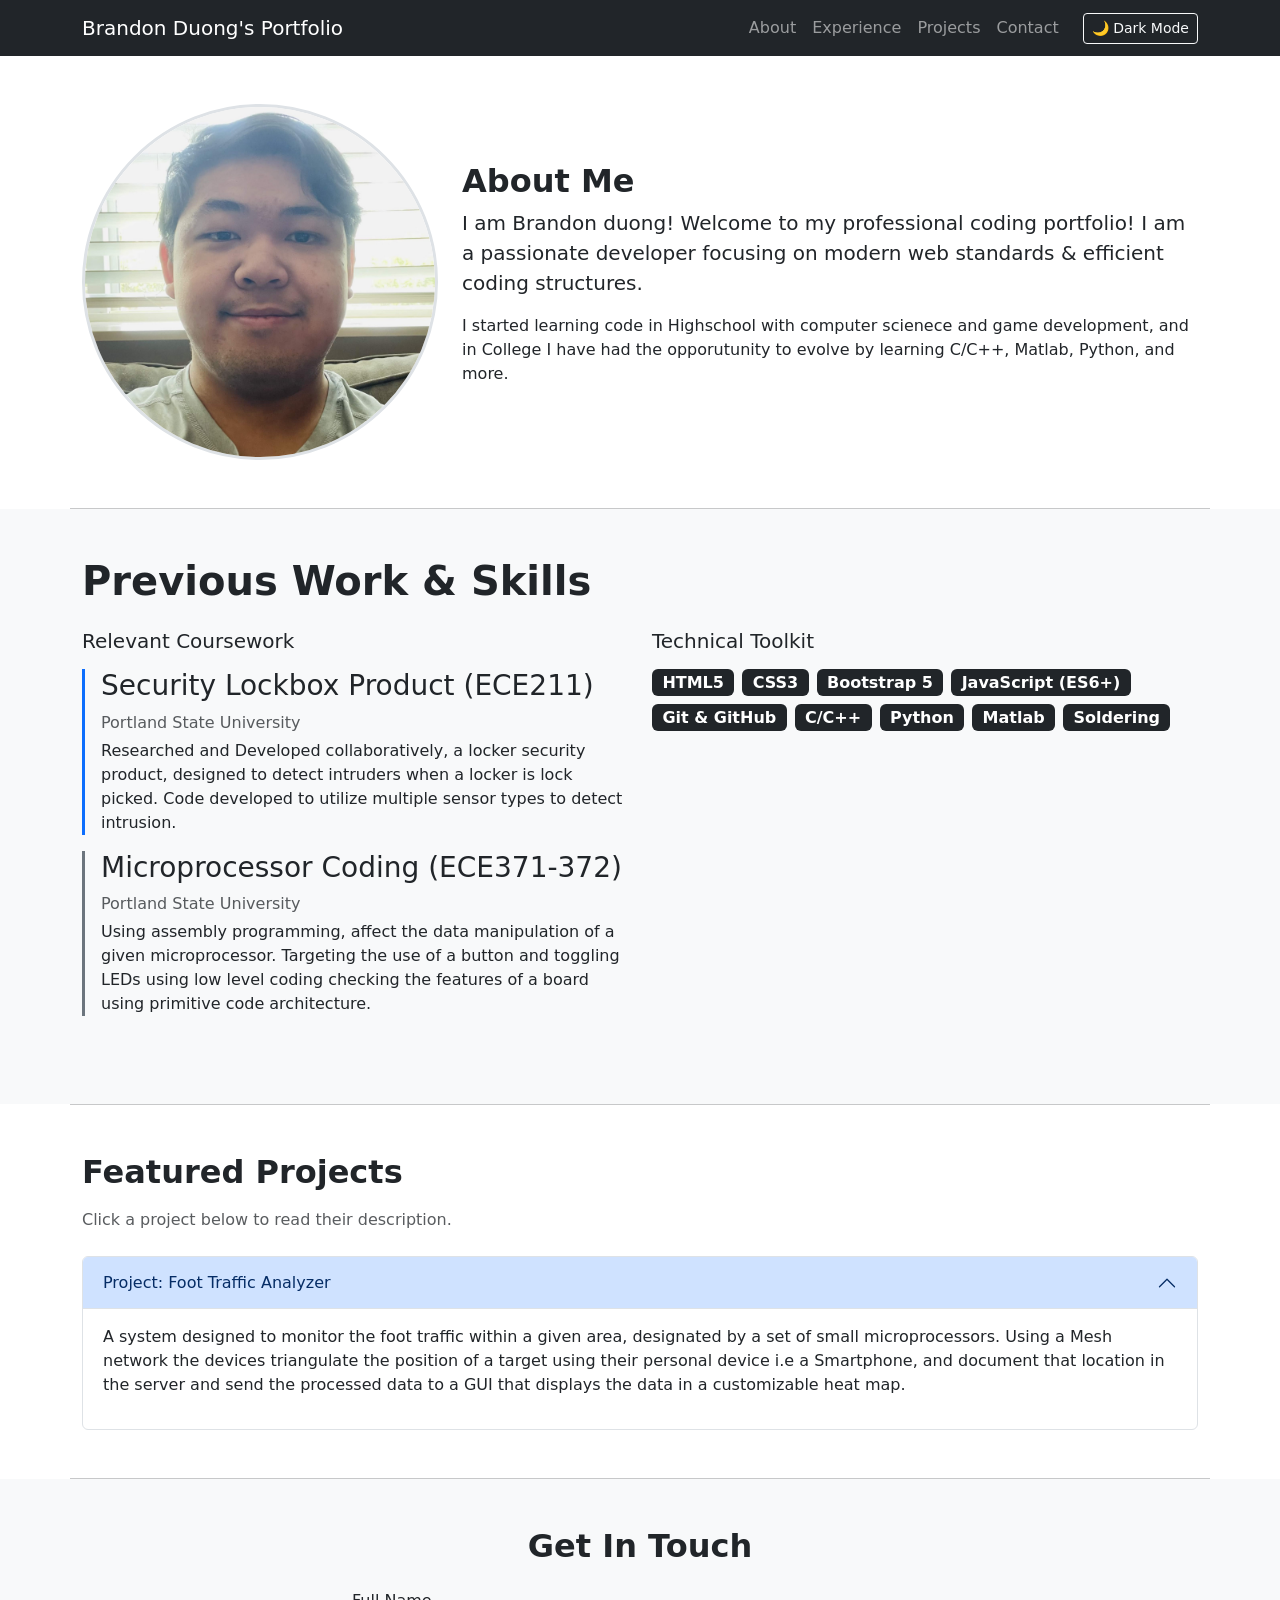
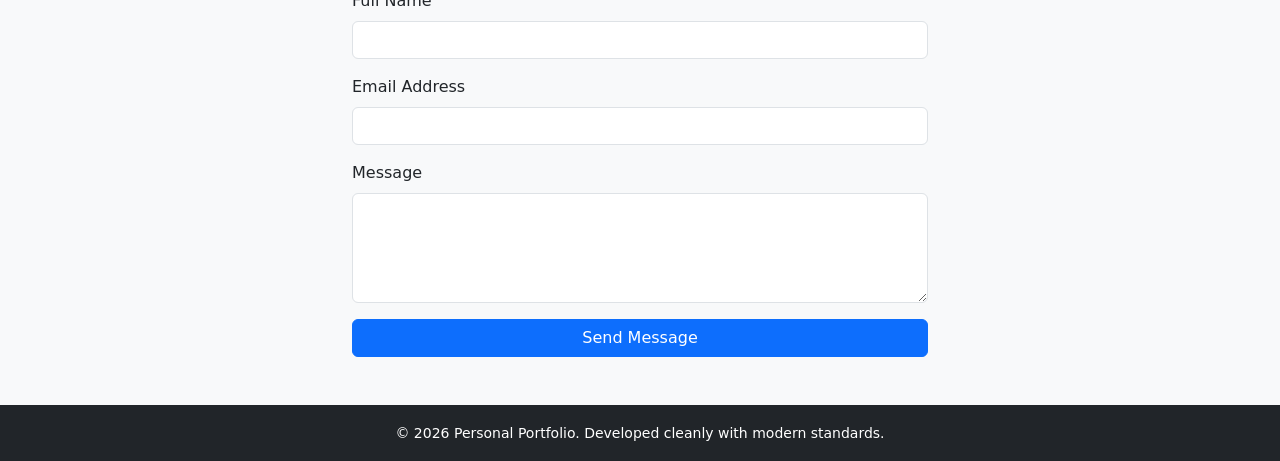
<file: index.html>
<!doctype html>
<html lang="en">
  <head>
    <meta charset="UTF-8" />
    <meta name="viewport" content="width=device-width, initial-scale=1.0" />
    <title>Professional Portfolio</title>
    <link
      href="https://cdn.jsdelivr.net/npm/bootstrap@5.3.3/dist/css/bootstrap.min.css"
      rel="stylesheet"
    />
    <link rel="stylesheet" type="text/css" href="style.css" />
    <link
      rel="stylesheet"
      href="https://cdnjs.cloudflare.com/ajax/libs/bootstrap/5.0.2/js/bootstrap.min.js"
    />
  </head>
  <body>
    <!--Custom Cursor for website-->
    <div class="inner-cursor"></div>
    <div class="outer-cursor"></div>
    <!--Navigation Bar start-->
    <nav class="navbar navbar-expand-lg navbar-dark bg-dark sticky-top">
      <div class="container">
        <a class="navbar-brand" href="#">Brandon Duong's Portfolio</a>
        <button
          class="navbar-toggler"
          type="button"
          data-bs-toggle="collapse"
          data-bs-target="#navbarNav"
          title="mobileNavToggle"
        >
          <!--Navigation toggle icon for mobile-->
          <span class="navbar-toggler-icon"></span>
        </button>
        <div class="collapse navbar-collapse" id="navbarNav">
          <ul class="navbar-nav ms-auto align-items-center">
            <li class="nav-item">
              <a class="nav-link hover-transition" href="#about">About</a>
            </li>
            <li class="nav-item">
              <a class="nav-link hover-transition" href="#experience"
                >Experience</a
              >
            </li>
            <li class="nav-item">
              <a class="nav-link hover-transition" href="#projects">Projects</a>
            </li>
            <li class="nav-item">
              <a class="nav-link hover-transition" href="#contact">Contact</a>
            </li>
            <li class="nav-item ms-lg-3">
              <button
                id="theme-toggle"
                class="btn btn-outline-light btn-sm"
                aria-label="Toggle Dark Mode"
              >
                🌙 Dark Mode
              </button>
            </li>
          </ul>
        </div>
      </div>
    </nav>

    <section id="about" class="py-5">
      <div class="container">
        <div class="row align-items-center">
          <div class="col-md-4 text-center mb-4 mb-md-0">
            <img
              src="./photoProfessional.jpg"
              alt="Professional Profile Photo"
              class="rounded-circle img-fluid border border-3"
            />
          </div>
          <div class="col-md-8">
            <h2 class="fw-bold">About Me</h2>
            <p class="lead">
              I am Brandon duong! Welcome to my professional coding portfolio! I
              am a passionate developer focusing on modern web standards &
              efficient coding structures.
            </p>
            <p>
              I started learning code in Highschool with computer scienece and
              game development, and in College I have had the opporutunity to
              evolve by learning C/C++, Matlab, Python, and more.
            </p>
          </div>
        </div>
      </div>
    </section>

    <hr class="container my-0" />

    <section id="experience" class="py-5 bg-light-section">
      <div class="container">
        <h1 class="fw-bold mb-4">Previous Work & Skills</h1>
        <div class="row">
          <div class="col-md-6 mb-4">
            <h2 class="h5 text-dark">Relevant Coursework</h2>
            <div class="border-start border-3 border-primary ps-3 my-3">
              <h3>Security Lockbox Product (ECE211)</h3>
              <p class="text-muted mb-1">Portland State University</p>
              <p>
                Researched and Developed collaboratively, a locker security
                product, designed to detect intruders when a locker is lock
                picked. Code developed to utilize multiple sensor types to
                detect intrusion.
              </p>
            </div>
            <div class="border-start border-3 border-secondary ps-3 my-3">
              <h3>Microprocessor Coding (ECE371-372)</h3>
              <p class="text-muted mb-1">Portland State University</p>
              <p>
                Using assembly programming, affect the data manipulation of a
                given microprocessor. Targeting the use of a button and toggling
                LEDs using low level coding checking the features of a board
                using primitive code architecture.
              </p>
            </div>
          </div>
          <div class="col-md-6">
            <h3 class="h5 text-dark mb-3">Technical Toolkit</h3>
            <div class="d-flex flex-wrap gap-2">
              <span class="badge bg-dark fs-6">HTML5</span>
              <span class="badge bg-dark fs-6">CSS3</span>
              <span class="badge bg-dark fs-6">Bootstrap 5</span>
              <span class="badge bg-dark fs-6">JavaScript (ES6+)</span>
              <span class="badge bg-dark fs-6">Git & GitHub</span>
              <span class="badge bg-dark fs-6">C/C++</span>
              <span class="badge bg-dark fs-6">Python</span>
              <span class="badge bg-dark fs-6">Matlab</span>
              <span class="badge bg-dark fs-6">Soldering</span>
            </div>
          </div>
        </div>
      </div>
    </section>

    <hr class="container my-0" />

    <section id="projects" class="py-5">
      <div class="container">
        <h2 class="fw-bold mb-3">Featured Projects</h2>
        <p class="text-muted mb-4">
          Click a project below to read their description.
        </p>

        <div class="accordion" id="projectAccordion">
          <div class="accordion-item">
            <h2 class="accordion-header" id="headingOne">
              <button
                class="accordion-button"
                type="button"
                data-bs-toggle="collapse"
                data-bs-target="#collapseOne"
                aria-expanded="true"
                aria-controls="collapseOne"
              >
                Project: Foot Traffic Analyzer
              </button>
            </h2>
            <div
              id="collapseOne"
              class="accordion-collapse collapse show"
              aria-labelledby="headingOne"
              data-bs-parent="#projectAccordion"
            >
              <div class="accordion-body">
                <p>
                  A system designed to monitor the foot traffic within a given
                  area, designated by a set of small microprocessors. Using a
                  Mesh network the devices triangulate the position of a target
                  using their personal device i.e a Smartphone, and document
                  that location in the server and send the processed data to a
                  GUI that displays the data in a customizable heat map.
                </p>
              </div>
            </div>
          </div>
        </div>
      </div>
    </section>

    <hr class="container my-0" />

    <section id="contact" class="py-5 bg-light-section">
      <div class="container" style="max-width: 600px">
        <h2 class="fw-bold text-center mb-4">Get In Touch</h2>
        <form id="contactForm" novalidate>
          <div class="mb-3">
            <label for="name" class="form-label">Full Name</label>
            <input
              type="text"
              class="form-control"
              id="name"
              required
              minlength="3"
            />
            <div class="invalid-feedback">
              Please enter your name (at least 3 characters).
            </div>
          </div>
          <div class="mb-3">
            <label for="email" class="form-label">Email Address</label>
            <input type="email" class="form-control" id="email" required />
            <div class="invalid-feedback">
              Please enter a valid email address.
            </div>
          </div>
          <div class="mb-3">
            <label for="message" class="form-label">Message</label>
            <textarea
              class="form-control"
              id="message"
              rows="4"
              required
            ></textarea>
            <div class="invalid-feedback">
              Please type a message before submitting.
            </div>
          </div>
          <button type="submit" class="btn btn-primary w-100">
            Send Message
          </button>
        </form>
        <div id="formFeedback" class="mt-3 text-center d-none"></div>
      </div>
    </section>

    <footer class="bg-dark text-white text-center py-3">
      <div class="container">
        <small
          >&copy; 2026 Personal Portfolio. Developed cleanly with modern
          standards.</small
        >
      </div>
    </footer>

    <script src="https://cdnjs.cloudflare.com/ajax/libs/bootstrap/5.0.2/js/bootstrap.min.js"></script>
    <script src="app.js"></script>
  </body>
</html>
</file>
<file: style.css>
/* Base Transition Engine for smooth appearance shifts */
body {
  font-family:
    system-ui,
    -apple-system,
    "Segoe UI",
    Roboto,
    sans-serif;
  transition:
    background-color 0.3s ease,
    color 0.3s ease;
  background-color: #ffffff;
  color: #212529;
  cursor: none;
}

.inner-cursor {
  position: fixed;
  left: 10px;
  width: 10px;
  height: 10px;
  transform: translate(-50%, -50%);
  background: white;
  mix-blend-mode: difference;
  border-radius: 50%;
  pointer-events: none;
  transition: width 0.5s height 0.5s;
}

.outer-cursor {
  position: fixed;
  left: 10px;
  width: 25px;
  height: 25px;
  transform: translate(-50%, -50%);
  border: 1px solid white;
  background: white;
  mix-blend-mode: difference;
  border-radius: 50%;
  pointer-events: none;
  transition: 0.1ms;
}

/* Light Mode specific element colors */
.bg-light-section {
  background-color: #f8f9fa;
  transition: background-color 0.3s ease;
}

/* Custom CSS variables applied during Dark Mode Toggle injection */
body.dark-mode {
  background-color: #121212;
  color: #f8f9fa;
}

body.dark-mode .bg-light-section {
  background-color: #1e1e1e;
}

body.dark-mode .accordion-item {
  background-color: #252525;
  color: #f8f9fa;
}

body.dark-mode .accordion-button {
  background-color: #2b2b2b;
  color: #f8f9fa;
}

body.dark-mode .accordion-button:not(.collapsed) {
  background-color: #3d3d3d;
  color: #0d6efd;
}

body.dark-mode .form-control {
  background-color: #2b2b2b;
  color: #ffffff;
  border-color: #444444;
}

body.dark-mode .form-control:focus {
  background-color: #333333;
  color: #ffffff;
}
</file>
